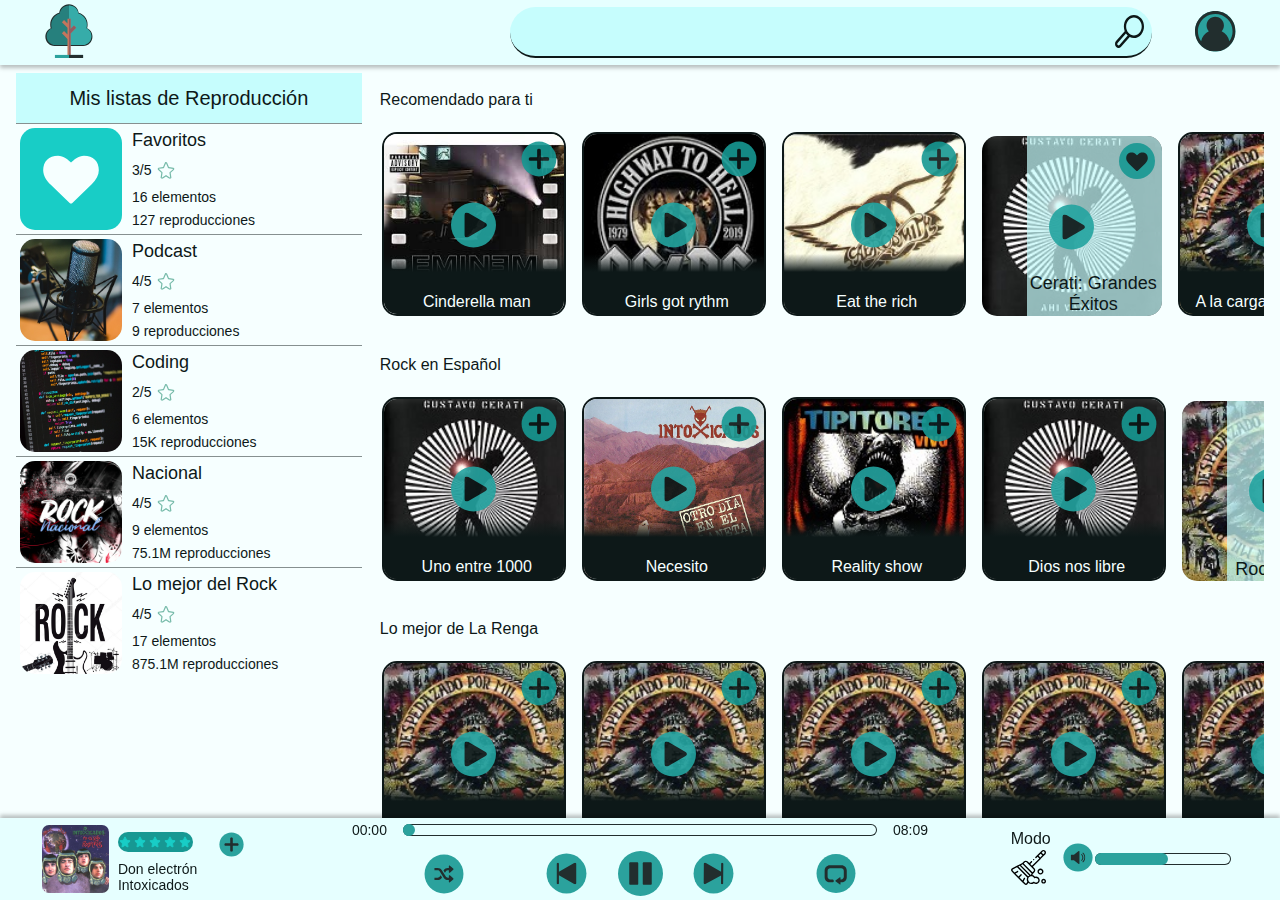
<file: html/index.html>
<!DOCTYPE html>
<html lang="en">

<head>
    <meta charset="UTF-8">
    <meta name="viewport" content="width=device-width, initial-scale=1.0">
    <title>Spoiler Five</title>
    <link rel="stylesheet" href="../css/master.css">
    <link rel="icon" href="../img/Iconos/Base/botones_armados/Logo.svg" type="image/png">
</head>

<body>
    <!-- Usar clases "only_mobile" y "only_desktop" cuando el elemento funciona SOLO para un modo.
        Estas clases se esconden con display:none en el formato opuesto -->
    <div class="popUpMenu oculto">
        <div class="imagenPopup">

        </div>
    </div>
    <!-- NavBar Mobile -->
    <nav class="only_mobile ef-drop_shadow_downwards">
        <!-- Button  Home -->
        <button class="js-button_to_home">
            <img src="../img/Iconos/Base/botones_armados/Logo.svg" alt="">
        </button>
        <!-- Button burger_menu -->
        <button id="burger_menu_button">
            <img src="../img/Iconos/Base/botones_armados/Button_Burger_Menu.svg" alt="">
        </button>
        <!-- Burger Menu (Normalmente Hidden) -->
        <nav id="burger_menu" class="ef-drop_shadow_right">
            <!-- Logo para ir a Home -->
            <button class="js-button_to_home">
                <img src="../img/Iconos/Base/botones_armados/Logo.svg" alt="">
            </button>
            <!-- Botón cerrar -->
            <button id="burger_menu_cerrar">
                <img src="../img/Iconos/Base/close.svg" alt="">
            </button>
            <!-- Otros links -->
            <a id="js-mobile-micuenta">
                Mi cuenta
            </a>
            <a id="js-link_to_favbar_mobile" href="#">
                Listas Guardadas
            </a>
            <a href="#">
                Notificaciones
            </a>
            <a href="#">
                Cambiar Modo
            </a>
            <a href="#">
                Ayuda
            </a>
        </nav>

        <!-- Input search -->
        <div class="tra-focus ef-solid_underline">
            <input type="text" id="js-input-search-mobile">
            <img src="../img/Iconos/Base/Icono_Buscar.svg" alt="">
        </div>
    </nav>

    <!-- NavBar Desktop -->
    <nav class="only_desktop ef-drop_shadow_downwards">
        <!-- Logo para ir a Home -->
        <button class="js-button_to_home">
            <img src="../img/Iconos/Base/botones_armados/Logo.svg" alt="">
        </button>
        <!-- Input search -->
        <div class="tra-focus ef-solid_underline">
            <input type="text" id="js-input-search">
            <img src="../img/Iconos/Base/Icono_Buscar.svg" alt="" id="js-search">
        </div>
        <!-- Button User -->
        <button id="js-menu-cuenta">
            <img src="../img/Iconos/Base/botones_armados/Button_User.svg" alt="">
        </button>

    </nav>


    <div class="seccion_central">
        <div class="only_desktop fav_bar" id="js-fav-Bar-contenido">
            <div>
                <p>Mis listas de Reproducci&oacuten</p>
            </div>
        </div>
        <div class="contenido_cargado_dinamicamente" id="js-contenido">
            
        </div>
    </div>

    <!-- Player Mobile -->
    <div class="player only_mobile ef-drop_shadow_upwards">

        <div class="cancion_actual">
            <button>
                <img src="../img/Iconos/Base/botones_armados/Button_Rate.svg" alt="">
            </button>

            <div>
                <p class="js-titulo-player"></p>
                <p class="js-autor-player"></p>
            </div>

            <button id="js-add-to-playlist-mobile">
                <img src="../img/Iconos/Base/botones_armados/Button_Add.svg" alt="">
            </button>
        </div>

        <div class="botones_reproducir">
            <button class="boton_lateral js-togglable_button">
                <img src="../img/Iconos/Base/botones_armados/Button_Shuffle.svg" alt="">
            </button>
            <button class="boton_pasar_cancion">
                <img src="../img/Iconos/Base/botones_armados/Button_Prev.svg" alt="">
            </button>
            <button class="boton_central js-togglable_button">
                <img src="../img/Iconos/Base/botones_armados/Button_Play.svg" alt="">
            </button>
            <button class="boton_pasar_cancion">
                <img src="../img/Iconos/Base/botones_armados/Button_Next.svg" alt="">
            </button>
            <button class="boton_lateral">
                <img src="../img/Iconos/Base/botones_armados/Button_Volume.svg" alt="">
            </button>
        </div>

    </div>

    <!-- Player Desktop  -->
    <div class="player only_desktop ef-drop_shadow_upwards">
        <!-- Info, opción de guardar y valoración de la canción actual -->
        <div class="seccion_lateral cancion_actual">
            <img id="js-caratula" class="imagen_cancion" alt="">
            <div class="text_current_song">
                <div class="song_option_bar">
                    <div class="rate_bar" id="js-player-rate-bar">

                    </div>

                    <button id="js-add-to-playlist-desktop">
                        <img src="../img/Iconos/Base/botones_armados/Button_Add.svg" alt="">
                    </button>
                </div>
                <p class="js-titulo-player"></p>
                <p class="js-autor-player"></p>
            </div>
        </div>

        <div class="panel_central">
            <!-- Barra de progreso de la canción -->
            <div class="progress_bar_cancion">
                <p id="js-time1"></p>
                <input id="js-slidertiempo" class="slider" type="range">
                <p id="js-time2"></p>
            </div>

            <!-- Botones Básicos de control de reproducción -->
            <div class="botones_reproducir">


                <button class="boton_lateral js-togglable_button">
                    <img src="../img/Iconos/Base/botones_armados/Button_Shuffle.svg" alt="">
                </button>
                <button class="boton_pasar_cancion">
                    <img src="../img/Iconos/Base/botones_armados/Button_Prev.svg" alt="">
                </button>
                <button class="boton_central js-togglable_button" id="js-play-pause">
                    <img src="../img/Iconos/Base/botones_armados/Button_Play(js_toggled).svg" alt="">
                </button>
                <button class="boton_pasar_cancion">
                    <img src="../img/Iconos/Base/botones_armados/Button_Next.svg" alt="">
                </button>
                <button class="boton_lateral js-togglable_button">
                    <img src="../img/Iconos/Base/botones_armados/Button_Repeat.svg" alt="">
                </button>
            </div>
        </div>
        <div class="seccion_lateral opciones_secundarias">
            <!-- Selección de Modo actual -->
            <div class="modo" id="js-select-modo">
                <p>Modo</p>
                <img src="../img/Iconos/Modo/escoba.svg" alt="">
            </div>
            <!-- Botón y barra de volumen -->
            <div class="volumen">
                <button class="js-togglable_button">
                    <img src="../img/Iconos/Base/botones_armados/Button_Volume.svg" alt="">
                </button>
                <!-- Slider para ajustar volumen (Sin funcionalidad) -->                
                <input class="slider" type="range" min="1" max="100" value="50">

            </div>
        </div>
    </div>

</body>
<script src="../js/musica_podcasts.js"></script>
<script src="../js/playlists.js"></script>
<script src="../js/player.js"></script>
<script src="../js/main.js"></script>

</html>
</file>
<file: css/master.css>
/* Para establecer y usar "Variables".

:root {
  --[var_name]: [value];
}

[selector]{
  [property]: var(--[var_name]);
}
*/

/* IMPORTANTE - No realizar cambios sobre clases con prefijo (como .ef-[clase], .tra-[clase], etc.).
  Esas clases son para asignar un comportamiento específico a elementos en general, para mantener así el atomic design */

:root {
  /* Tamaño fuentes */
  --Main_Input: 18px;
  --Main_Heading_1: 25px;
  --Main_Heading_2: 20px;
  --Main_Heading_3: 18px;
  --Main_Regular: 14px;
  --Main_Mobile_SongBar_Autor: 14px;
  /* Colores */
  --Main_Darker: #0D1818;
  --Main_Light: #18CDC6;
  --Main_Slightly_Dark: #23A4A0;
  --Main_Disabled: #77BBAA;
  --Main_Dark: #179893;
  --Error_Background: #444444;
  --Main_Light_2: #C6FDFD;
  --Main_Lighter: #E6FFFF;
  --Dorado_Premium: #EFB810;
  --Main_Lightest: #F6FFFF;
  --Urgente: #F54E4E;
  --Transparente: rgba(0, 0, 0, 0);
  --Lightest_Transparente: #F6FFFF7A;
  --Darker_Transparente: #0D18187A;
  --Burger_Menu_Item_Border: #0d181833;
  --Scrollbar_regular: #82CDCA;
  --Scrollbar_hover: #62ADAA;
  --Scrollbar_background: #D0E8E8;
}

/* Clases para aplicar efectos */

.ef-drop_shadow_downwards {
  box-shadow: 0px 3px 4px rgba(0, 0, 0, 0.25);
}

.ef-drop_shadow_upwards {
  box-shadow: 0px -3px 4px rgba(0, 0, 0, 0.25);
}

.ef-drop_shadow_right {
  box-shadow: 5px 0px 5px rgba(0, 0, 0, 0.4);
}

.ef-solid_underline {
  border-bottom: solid 2px;
}

/* Fin clases para aplicar efectos */

/*  */

/* Clases para transiciones básicas */

.tra-focus {
  transition: background-color .6s ease-out;
}

.tra-focus:focus {
  transition: background-color .6s ease-in;
}

.tra-hover {
  transition: background-color .6s ease-out;
}

.tra-hover:hover {
  transition: background-color .6s ease-in;
}

/* Fin clases para transiciones básicas */

/*  */

/**/

/**/

/**/

/**/

/**/

/**/

/* Selectores generales (Ignorando si es Mobile o Desktop) */

.js-visibility_hidden {
  visibility: hidden !important;
}

.js-display_none {
  display: none !important;
}

.js-upside_down {
  transform: rotate(180deg) !important;
}

thead td img.js-upside_down {
  margin-top: 0;
}

.Titulo-seccion {
  font-size: var(--Main_Heading_2);
}

body {
  color: var(--Main_Darker);
  background-color: var(--Main_Lightest);
  font-family: Roboto, -apple-system, BlinkMacSystemFont, 'Segoe UI', Oxygen, Ubuntu, Cantarell, 'Open Sans', 'Helvetica Neue', sans-serif;
  width: 100%;
  margin: 0;
  padding: 0;
}

input, textarea {
  border-radius: 75px;
  border: 0;
  background-color: var(--Transparente);
  font-size: var(--Main_Input);
}

input:focus, textarea:focus {
  /* background-color: var(--Main_Lightest); */
  background-color: var(--Transparente);
  border: 0;
  outline-style: none;
}

nav {
  z-index: 6;
  background-color: var(--Main_Lighter);
  margin: 0;
  padding: 5px 3.4%;
  width: 93.2%;
  position: fixed;
  top: 0;
  left: 0;
}

input.slider {
  -webkit-appearance: none;
  overflow-x: hidden;
  overflow-y: hidden;
  background-color: var(--Main_Lighter);
  border-radius: 500px;
  /* border: solid 1px var(--Main_Darker); */
  box-shadow: inset 0 0 0 1px var(--Main_Darker);
  width: 100%;
  height: 12px;
  opacity: .9;
  transition: opacity .4s ease-out;
}

input.slider:hover {
  opacity: 1;
  transition: opacity .2s ease-in;
}

input.slider::-webkit-slider-thumb {
  -webkit-appearance: none;
  width: 12px;
  height: 12px;
  border: solid 2px var(--Main_Dark);
  border-radius: 10px;
  background-color: var(--Main_Dark);
  box-shadow: -500006px 0 0 500000px var(--Main_Dark);
  transition: background-color .1s ease-out;
}

input.slider:hover::-webkit-slider-thumb {
  background-color: var(--Main_Light_2);
  transition: background-color .1s ease-in;
}

#player {
  background-color: var(--Main_Lighter);
  z-index: 5;
}

a {
  text-decoration: none;
  color: inherit;
}

a:visited {
  text-decoration: none;
  color: inherit;
}

button {
  padding: 0;
  margin: 0;
  border: 0;
  background-color: rgba(0, 0, 0, 0);
  transform: none;
  outline: none;
}

button:active {
  border: none;
  outline: none;
  transform: scale(.95);
  transition: transform .1s linear, opacity .2s ease-in;
}

img {
  width: 100%;
}

table {
  width: 100%;
}

tr, thead {
  display: flex;
  align-items: center;
  justify-content: space-around;
  margin: 0;
  padding: 0;
  flex-wrap: nowrap;
  width: 100%;
}

td {
  width: 100%;
  text-align: center;
  justify-content: center;
  border-right: 1px solid var(--Darker_Transparente);
  padding: 6px;
  /* padding-left: 0; */
  margin: 0;
}

thead td img {
  margin-top: 10px;
  height: 10px;
}

tr {
  background-color: var(--Main_Lighter);
  margin-bottom: 1px;
}

tr:nth-child(even) {
  background-color: var(--Main_Light_2);
}

thead tr {
  background-color: var(--Main_Slightly_Dark);
  color: var(--Main_Lightest);
}

thead tr td {
  border-color: var(--Lightest_Transparente);
}

thead>tr>td>img {
  width: var(--Main_Regular);
}

tr td:last-child {
  border: none;
}

.rate_bar {
  padding: 4px 0;
  display: flex;
  flex-direction: row;
  justify-content: space-around;
  align-items: center;
  background-color: var(--Main_Dark);
  border-radius: 5000px;
}

.rate_bar img {
  min-width: 12px;
  width: 12%;
}

.rate_bar.vertical_bar {
  flex-direction: column-reverse;
}

.seccion_central {
  padding: 0 8px;
  display: flex;
  justify-content: space-between;
  background-color: var(--Main_Lightest);
  /* background-color: red; */
  position: fixed;
  left: 0;
  width: calc(100% - 16px);
}

.seccion_central .fav_bar, .seccion_central .contenido_cargado_dinamicamente {
  overflow-y: scroll;
  z-index: 1;
  padding: 8px;
  /* background-color: blue; */
}

.seccion_central, .seccion_central .fav_bar, .seccion_central .contenido_cargado_dinamicamente {
  height: calc(100vh - 147px - 16px);
}

.popUpMenu{
  position: absolute;
  width: 100%;
  height: 100%;
  z-index: 6;
  background-color: var(--Darker_Transparente);
}
.oculto{
  display:none;
}
.blur{
  filter: blur(4px);
}
.popUpMenu>.imagenPopup{
  position:absolute;
  left: 40%;
  top:30%;
  width: 380px;
  height: 410px;
  /* background-image: url("../img/popups/popupFiltroOtros.png"); */
  background-repeat: no-repeat;
}
/* Inicio Cards */

.playlist_card, .individual_card {
  padding: 0;
  position: relative;
  border-radius: 15px;
  overflow: hidden;
  width: 150px;
  height: 150px;
}

.card_image {
  width: 100%;
}

.playlist_card button, .individual_card button {
  width: 20%;
  z-index: 0;
  position: absolute;
  top: 7px;
  right: 7px;
  /* opacity: .9; */
}

.playlist_card button:last-child, .individual_card button:last-child {
  width: 25%;
  left: 37.5%;
  top: 37.5%;
}

/* Fin Cards */

/* Inicio Playlist */

.playlist_card div {
  position: absolute;
  top: 0;
  right: 0;
  width: 75%;
  height: 200000px;
  background-color: var(--Main_Light_2);
  opacity: .7;
}

.playlist_card p {
  width: 75%;
  padding: 1px;
  margin: 0;
  text-align: center;
  font-size: var(--Main_Heading_3);
  position: absolute;
  max-height: 50px;
  overflow: hidden;
  bottom: 0;
  right: 0;
}

/* Inicio pantalla Playlist / Canción */

.playlist_page_data, .song_page_data {
  height: 260px;
  width: 100%;
  display: grid;
  overflow: hidden;
  grid-template: 70px 130px 10px 40px/200px 40px 1fr;
  margin-bottom: 25px;
  /* grid-template: 100px, 100px/200px 40px 1fr 28fr; */
  /* align-items: flex-start; */
  /* justify-content: space-between; */
}

.playlist_page_data .playlist_card p, .song_page_data .individual_card p {
  display: none;
}

.playlist_page_data .playlist_card, .song_page_data .individual_card {
  width: 200px;
  height: 200px;
  grid-area: 1/1/3/2;
  margin-right: 4px;
  border: none;
}

.playlist_page_data .rate_bar, .song_page_data .rate_bar {
  height: 40px;
  width: 200px;
  margin-right: 4px;
  grid-area: 4/1/5/2;
  /* width: 40px; */
}

.playlist_page_data .rate_bar img, .song_page_data .rate_bar img {
  width: 24px;
  /* perspective: 60px; */
  /* animation: rotar3d 3s linear infinite; */
}

@keyframes rotar3d {
  0% {
    transform: scale(1.1) rotate3d(0, 1, 0, 0deg);
  }
  50% {
    transform: scale(1.3) rotate3d(0, 1, 0, 180deg);
  }
  100% {
    transform: scale(1.1) rotate3d(0, 1, 0, 360deg);
  }
}

.playlist_page_data .rate_bar+p, .song_page_data .rate_bar+p {
  grid-area: 1/3/2/4;
  margin-top: 0;
  font-size: var(--Main_Heading_2);
}

.detalles_pagina {
  width: 1000000px;
  padding: 0;
  grid-area: 2/3/5/4;
  display: flex;
  flex-direction: column;
  align-items: flex-start;
  justify-content: flex-start;
}

.detalles_pagina p {
  padding: 0;
  margin: 0;
  margin-bottom: 3px;
}

.playlist_songs a:hover {
  text-decoration: underline;
}

.playlist_songs tr {
  display: flex;
  align-items: center;
  justify-content: flex-start;
}

.playlist_songs td {
  padding: 0 3px;
  display: flex;
  justify-content: center;
  align-items: center;
  text-align: center;
  min-height: 38px;
  height: auto;
  margin: 0;
  margin-bottom: 2px;
}

.playlist_songs td p {
  margin: 0;
}

.playlist_songs td button {
  min-width: 25px;
  width: 25px;
}

.playlist_songs tr td:nth-child(2) {
  width: 42%;
  /* background-color: blue; */
}

.playlist_songs tr td:nth-child(3), .playlist_songs tr td:last-child {
  width: 77px;
  /* background-color: red; */
}

.playlist_songs tr td:first-child {
  width: 50%;
  padding: 0 5px;
  /* flex-direction: row-reverse; */
}

.playlist_songs tbody tr td:first-child {
  justify-content: space-between;
}

/* Fin pantalla Playlist */

/* Fin Playlist */

/* Inicio Card individual */

.individual_card {
  border: 2px solid var(--Main_Darker);
}

.individual_card div {
  z-index: 1;
  position: absolute;
  bottom: 0;
  left: 0;
  width: 100%;
  height: 60px;
  background: -moz-linear-gradient(180deg, var(--Transparente) 0%, var(--Main_Darker) 30%, var(--Main_Darker) 100%);
  background: -webkit-linear-gradient(180deg, var(--Transparente) 0%, var(--Main_Darker) 30%, var(--Main_Darker) 100%);
  background: linear-gradient(180deg, var(--Transparente) 0%, var(--Main_Darker) 30%, var(--Main_Darker) 100%);
}

.individual_card p {
  width: 100%;
  z-index: 2;
  position: absolute;
  bottom: 0;
  left: 0;
  margin: 0;
  padding: 3px;
  text-align: center;
  color: var(--Main_Lightest);
}

/* Fin Card individual */

/* Inicio FavBar */

.fav_bar {
  width: 100%;
  display: flex;
  flex-direction: column;
  padding: 0;
  margin: 0;
}

.fav_bar div {
  position: relative;
  /* padding-left: calc(20% + 4px); */
  display: flex;
  flex-direction: column;
  justify-content: space-evenly;
  width: 100%;
  margin: 0;
  min-height: 110px;
  /* height: 20vh; */
  background-color: var(--Main_Lightest);
  border-top: 1px solid var(--Darker_Transparente);
  overflow-x: hidden;
  /* outline:solid 2px rgb(220, 220, 248); */
}

.fav_bar div:first-child {
  background-color: var(--Main_Light_2);
  border-top: none;
  min-height: 50px;
}

.fav_bar div img {
  position: absolute;
  padding: 0;
  margin: 0;
  top: 4px;
  left: 4px;
  height: calc(100% - 8px);
  width: auto;
  border-radius: 15px;
}

.fav_bar p {
  white-space: nowrap;
  /* padding-right: 0; */
  margin: 0;
  margin-left: 116px;
  padding: 0;
  font-size: var(--Main_Regular);
}

.fav_bar p img {
  width: 22px;
  position: relative;
  margin: 0;
  padding: 0;
}

.fav_bar div p:first-child {
  font-size: var(--Main_Heading_3);
}

.fav_bar div:first-child p {
  white-space: normal;
  margin: 3px 8px;
  text-align: center;
  align-self: center;
  font-size: var(--Main_Heading_2);
}

/* Fin FavBar */

/* Inicio pantalla Busqueda */

.resultados_busqueda {
  width: 100%;
  display: grid;
  grid-template-columns: repeat(auto-fill, minmax(160px, 1fr));
}

.resultados_busqueda .playlist_card, .resultados_busqueda .individual_card {
  grid-template-columns: repeat(auto-fill, minmax(160px, 1fr));
}

.TopBusqueda>input {
  display: none;
}

.TopBusqueda>label {
  background-color: var(--Main_Light_2);
  display: table-cell;
  font-size: var(--Main_Heading_2);
  width: 1%;
  text-align: center;
  border-color: var(--Main_Dark);
  border: 1px solid;
}

.resultados_busqueda .playlist_card, .resultados_busqueda .individual_card {
  margin: 10px;
  width: auto;
  max-width: 200px;
  height: auto;
  max-height: 200px;
}

/* Fin pantalla Busqueda */

/* Inicio Recomendaciones */

.categoria_recomendada {
  width: 100%;
  height: 222px;
  position: relative;
  display: flex;
  align-items: flex-end;
  justify-content: flex-start;
  flex-wrap: nowrap;
  padding-top: 25px;
  overflow-x: scroll;
  margin-bottom: 2%;
}

.categoria_recomendada .individual_card, .categoria_recomendada .playlist_card {
  width: 180px;
  height: 180px;
  flex-shrink: 0;
  margin: 4px;
  margin-right: 12px;
}

.categoria_recomendada :last-child {
  margin-right: 4px;
}

.categoria_recomendada p:first-child {
  position: absolute;
  top: 2px;
  left: 2px;
}

/* Fin Recomendaciones */

/* Inicio div últimas Valoraciones */

.ultimas_valoraciones {
  justify-self: center;
  /* height: 200px; */
  width: 100%;
  margin-top: 15px;
  /* background-color: blue; */
  display: flex;
  flex-wrap: wrap;
  align-items: center;
  justify-content: flex-start;
}

.ultimas_valoraciones .valoracion {
  margin: 5px;
  border-radius: 15px;
  height: 90px;
  width: 220px;
  /* max-width: calc(50% - 10px); */
  display: flex;
  flex-direction: column;
  align-items: center;
  justify-content: space-evenly;
  flex-shrink: 0;
  flex-grow: 0;
  background-color: var(--Main_Light_2);
}

.ultimas_valoraciones .valoracion .rate_bar {
  width: 120px;
  height: 24px;
  /* margin: 5%;W */
}

.ultimas_valoraciones .valoracion p {
  margin: 0;
}

/* Fin div últimas Valoraciones */

/* Inicio comentarios */

.container_comentarios {
  margin-top: 25px;
  width: 100%;
  background-color: var(--Main_Lightest);
  height: 700px;
  display: flex;
  /* justify-content: space-evenly; */
  flex-direction: column;
  align-items: center;
}

.container_comentar_input textarea {
  font-family: inherit;
  font-size: var(--Main_Input);
  margin: 15px;
  /* background-color: green; */
  max-width: 700px;
  /* padding: 7px; */
  width: calc(100% - 18px);
  min-height: 45px;
  height: auto;
  border-radius: 15px;
  resize: none;
  outline: none;
}

.container_comentar_input {
  position: relative;
  max-width: 700px;
  /* padding: 7px; */
  padding-right: 7px;
  width: 90%;
  min-height: 45px;
  border-radius: 15px;
  background-color: var(--Main_Light_2);
}

.container_comentar_input:focus-within {
  background-color: var(--Main_Lighter);
}

.container_comentar_input button {
  position: absolute;
  bottom: 10px;
  right: 10px;
  width: 25px;
}

.comentario {
  margin: 15px;
  background-color: var(--Main_Light_2);
  max-width: 700px;
  width: 90%;
  padding: 7px;
  display: flex;
  flex-direction: column;
  justify-content: space-evenly;
  align-items: flex-start;
  /* height: 150px; */
  border-radius: 15px;
}

/* Fin comentarios */

/* Inicio Scrollbar (en toda la versión desktop) */

::-webkit-scrollbar {
  width: 10px;
  height: 10px;
}

/* Track (Barra de total de la página) */

::-webkit-scrollbar-track {
  border-radius: 10px;
  background: var(--Scrollbar_background);
  margin: 10px 0;
}

/* Handle (Barra de la parte de la página mostrada ahora) */

::-webkit-scrollbar-thumb {
  border-radius: 10px;
  background: var(--Scrollbar_regular);
}

/* Handle en hover */

::-webkit-scrollbar-thumb:hover {
  background: var(--Scrollbar_hover);
}

/* Fin Scrollbar */

/* Fin de selectores generales */

/*  */

/* Modo Mobile */

@media only screen and (max-width: 720px), (max-height: 480px) {
  .only_desktop {
    display: none;
  }
  /* Inicio Basic Layout */
  /* Inicio NavBar */
  nav.only_mobile {
    display: flex;
    /* grid-template-columns: 92.2% 7.8%; */
    justify-content: space-around;
  }
  nav * {
    padding: 0;
    margin: 0;
  }
  .popUpMenu>.imagenPopup{
    left:20%;
  }
  nav.only_mobile div {
    position: relative;
    border-radius: 75px;
    border-color: var(--Main_Darker);
    width: 65%;
    background-color: var(--Main_Light_2);
    display: flex;
    align-items: center;
  }
  nav div:focus-within {
    background-color: var(--Main_Lightest);
  }
  nav div img {
    position: absolute;
    right: 3.23%;
    top: 19.5%;
    width: 22.95px;
  }
  nav div input {
    width: 100%;
    padding: 5px;
    padding-right: 27.95px;
  }
  nav button {
    width: 40.5px;
  }
  /* Inicio Burger Menu */
  #burger_menu {
    z-index: 1;
    position: fixed;
    top: 0;
    left: -101%;
    transition: left .6s ease-in;
    min-width: 75vw;
    max-width: 75vw;
    min-width: 150px;
    height: 100vh;
    overflow-x: hidden;
    display: flex;
    flex-direction: column;
    flex-wrap: nowrap;
    align-items: center;
    justify-content: flex-start;
    font-size: var(--Main_Heading_2);
  }
  /* Inicio Transiciones (abrir/cerrar) */
  #burger_menu_button:focus+#burger_menu {
    left: 0;
    transition: left .6s ease-out;
  }
  #burger_menu_cerrar:focus~#burger_menu {
    left: -101%;
    transition: left .6s ease-in;
  }
  /* Fin Transiciones */
  #burger_menu_cerrar {
    position: absolute;
    top: 20px;
    right: 20px;
    max-width: 11%;
    min-width: 15px;
  }
  #burger_menu a {
    line-height: 8.9vh;
    min-height: 8.9vh;
    /* min-height: 25px; */
    width: 100%;
    text-align: center;
    border-top: solid var(--Burger_Menu_Item_Border) 1px;
  }
  #burger_menu a:last-child {
    border-bottom: solid var(--Burger_Menu_Item_Border) 1px;
  }
  #burger_menu button:first-child {
    margin-top: 7.1vh;
    margin-bottom: 8.8vh;
    border: none;
    max-width: 100%;
    width: 150px;
  }
  /* Fin Burger Menu */
  /*  */
  /* Fin NavBar */
  /*  */
  /* Inicio Player */
  /*  */
  /* Inicio Controller Player */
  .player {
    z-index: 5;
    width: 100%;
    position: fixed;
    bottom: 0;
    left: 0;
  }
  .player.only_mobile .botones_reproducir {
    position: relative;
    height: 50px;
    /* min-height: 12.1655vw; */
    display: flex;
    align-items: center;
    justify-content: center;
    bottom: 0;
  }
  .player.only_mobile .botones_reproducir button.boton_central {
    width: 38px;
    margin: 6px 0;
  }
  .player.only_mobile .botones_reproducir button.boton_pasar_cancion {
    width: 31px;
    margin: auto 6.5693vw;
  }
  .player.only_mobile .botones_reproducir button.boton_lateral {
    width: 34px;
    margin: auto 4.8662vw;
  }
  /* Fin Controller Player */
  /*  */
  /* Inicio Canción Actual*/
  .player.only_mobile .cancion_actual {
    z-index: 5;
    /* position: absolute; */
    bottom: 50px;
    left: 0;
    width: 100%;
    height: 41px;
    display: flex;
    align-items: center;
    justify-content: space-between;
  }
  .player.only_mobile .cancion_actual div {
    overflow: hidden;
    display: flex;
    flex-direction: column;
    align-items: center;
    justify-content: center;
    white-space: nowrap;
  }
  .player .cancion_actual div p {
    font-size: var(--Main_Regular);
    text-align: center;
    margin: 0;
    width: 58.3942vw;
  }
  .player .cancion_actual div p:last-child {
    font-size: var(--Main_Mobile_SongBar_Autor);
    margin-bottom: 2px;
  }
  .player .cancion_actual button {
    width: 30px;
    margin: 6px 2px;
  }
  .player .cancion_actual button:first-child {
    width: 30px;
    margin-left: 21px;
  }
  .player .cancion_actual button:last-child {
    margin-right: 21px;
  }
  /* Fin Canción Actual*/
  /*  */
  /* Fin Player */
  /*  */
  /* Fin Basic Layout */
  .seccion_central {
    top: 55px;
    margin: 0;
    width: 100%;
    overflow: hidden;
    padding: 0;
    height: calc(100vh - 147px);
  }
  .seccion_central .contenido_cargado_dinamicamente {
    width: 100%;
    margin: 0;
    /* padding: 0; */
    height: calc(100vh - 147px);
  }
  /* Inicio FavBar */

  .only_mobile.fav_bar{
    width: calc(100%-16px);
    height: 100%;
    overflow: hidden;
    padding: 0;
    height: auto;
    padding-bottom: 10px;
  }

  /* Fin FavBar */
  /*  */
  /* Inicio página Playlist */
  .playlist_page_data, .song_page_data {
    height: 170px;
    width: 100%;
    display: grid;
    overflow: hidden;
    grid-template: 26px 94px 10px 24px/120px 24px 1fr;
    margin-bottom: 25px;
    /* grid-template: 100px, 100px/200px 40px 1fr 28fr; */
    /* align-items: flex-start; */
    /* justify-content: space-between; */
  }
  .playlist_page_data .rate_bar, .song_page_data .rate_bar {
    height: 24px;
    width: 112px;
    margin: 4px;
    grid-area: 4/1/5/2;
  }
  .playlist_page_data .rate_bar img, .song_page_data .rate_bar img {
    width: 14px;
  }
  .playlist_page_data .playlist_card, .song_page_data .individual_card {
    height: 120px;
    width: 120px;
  }
  .playlist_page_data .playlist_card .card_image, .song_page_data .individual_card .card_image {
    width: 120px;
  }
  .playlist_songs tr td {
    word-wrap: break-word;
  }
  .playlist_songs tr td:nth-child(2) {
    width: 42%;
    /* max-width: 55px; */
    /* background-color: blue; */
  }
  .playlist_songs tr td:nth-child(3), .playlist_songs tr td:last-child {
    width: 60px;
    /* background-color: red; */
  }
  .playlist_songs tr td:first-child {
    width: 50%;
    /* max-width: 70px; */
    /* background-color: green; */
  }
  /* Fin página Playlist */
  /*  */
  /* Inicio Recomendadas */
  .categoria_recomendada {
    height: 152px;
  }
  .categoria_recomendada .individual_card, .categoria_recomendada .playlist_card {
    width: 110px;
    height: 110px;
  }
  /* Fin Recomendadas */
}

/* Fin Modo Mobile */

/* Modo Desktop */

@media only screen and (min-width:721px) and (min-height:481px) {
  .only_mobile {
    display: none;
  }
  button {
    opacity: .9;
    transition: transform .1s linear, opacity .2s ease-out;
  }
  button:hover {
    opacity: 1;
    transition: transform .1s linear, opacity .2s ease-in;
  }
  /*  */
  /* Inicio NavBar */
  nav.only_desktop {
    /* position: relative; */
    min-height: 8.49vh;
    min-height: 55px;
    display: flex;
    align-items: center;
    justify-content: flex-end;
  }
  nav button:first-child {
    /* justify-self: flex-start; */
    position: absolute;
    /* top: 9px; */
    left: 43px;
    width: 52px;
  }
  nav button:last-child {
    margin-left: 43px;
    width: 41px;
  }
  nav.only_desktop div {
    border-radius: 75px;
    border-color: var(--Main_Darker);
    background-color: var(--Main_Light_2);
    display: flex;
    align-items: center;
    justify-content: space-around;
    max-width: 597px;
    max-width: 62vw;
    height: 49px;
  }
  nav div:focus-within {
    background-color: var(--Main_Lightest);
  }
  nav div img {
    max-width: 29px;
    padding-right: 8px;
  }
  nav div input {
    font-size: var(--Main_Input);
    padding: 15px;
    padding-right: 59px;
    width: 543px;
    height: 49px;
  }
  /* Fin NavBar */
  /*  */
  /* Inicio Player */
  /*  */
  /* Inicio Canción Actual */
  .player.only_desktop {
    background-color: var(--Main_Lighter);
    position: fixed;
    bottom: 0;
    left: 0;
    width: 100%;
    height: 82px;
    display: flex;
    align-items: center;
    justify-content: space-evenly;
  }
  .player .seccion_lateral {
    position: relative;
    min-width: 200px;
    width: 19.7%;
    height: 67.5px;
    padding: 7.5px 0;
    margin: 0 1%;
    display: flex;
    align-items: flex-start;
    justify-content: space-between;
    /* background-color: lawngreen; */
  }
  .cancion_actual .imagen_cancion {
    z-index: 1;
    max-width: 67.5px;
    border-radius: 7px;
  }
  .cancion_actual .song_option_bar {
    width: 50%;
    display: flex;
    align-items: flex-start;
    justify-content: space-between;
  }
  .cancion_actual .rate_bar {
    width: 75px;
    margin-bottom: 9px;
    /* margin-right: 5px; */
  }
  .cancion_actual button {
    width: 25px;
  }
  .cancion_actual {
    overflow: hidden;
    text-overflow: ellipsis;
  }
  .cancion_actual .text_current_song {
    width: 100%;
    position: absolute;
    bottom: 7px;
    left: 76px;
    display: flex;
    flex-direction: column;
    justify-content: flex-end;
    align-items: flex-start;
    white-space: nowrap;
  }
  .progress_bar_cancion p {
    font-size: var(--Main_Mobile_SongBar_Autor);
  }
  .cancion_actual .text_current_song p {
    font-size: var(--Main_Mobile_SongBar_Autor);
    margin: 0;
  }
  /* Fin Canción Actual */
  /*  */
  /* Inicio Controller */
  .player.only_desktop .panel_central {
    min-width: 250px;
    width: 47.5%;
    height: 82px;
    display: flex;
    align-items: center;
    flex-wrap: wrap;
    /* background-color: red; */
  }
  /* Inicio progress bar canción */
  .player.only_desktop .progress_bar_cancion {
    padding-top: 6px;
    width: 100%;
    display: flex;
    justify-content: space-evenly;
    align-items: center;
    flex-wrap: nowrap;
    margin: 0;
    padding: 0;
  }
  .player.only_desktop .progress_bar_cancion p {
    margin: 0;
    padding: 0;
  }
  .player.only_desktop .panel_central input {
    width: 78%;
    margin: 6px 0;
  }
  .player .panel_central input {
    height: 12px;
    border-radius: 5000px;
  }
  /* .player .panel_central progress::-webkit-progress-bar {
    background-color: var(--Main_Lighter);
    border: solid var(--Main_Darker) 1px;
    border-radius: 5000px;
  }
  .player.only_desktop .panel_central progress::-webkit-progress-value {
    border-radius: 50px;
    z-index: 1;
    margin-top: -1px;
    margin-left: -1px;
    border: 1px solid var(--Main_Dark);
    height: 12px;
    background: var(--Main_Dark);
  } */
  .player.only_desktop .botones_reproducir {
    position: relative;
    height: 66px;
    /* min-height: 12.1655vw; */
    display: flex;
    align-items: center;
    justify-content: center;
  }
  /* Fin progress bar canción */
  /*  */
  /* Inicio botones reproducir */
  .player.only_desktop .botones_reproducir {
    width: 100%;
  }
  .player.only_desktop .botones_reproducir button.boton_central {
    width: 45px;
    margin: auto 2.77%;
  }
  .player.only_desktop .botones_reproducir button.boton_pasar_cancion {
    width: 41px;
    margin: auto 2.18%;
  }
  .player.only_desktop .botones_reproducir button.boton_lateral {
    width: 40px;
  }
  .player.only_desktop .botones_reproducir button.boton_lateral:first-child {
    margin-right: 11.37%;
  }
  .player.only_desktop .botones_reproducir button.boton_lateral:last-child {
    margin-left: 11.37%;
  }
  /* Fin botones reproducir */
  /*  */
  /* Fin Controller */
  /*  */
  /* Inicio opciones secundarias */
  .player.only_desktop .opciones_secundarias {
    display: flex;
    justify-content: space-around;
    align-items: center;
  }
  .player.only_desktop .modo {
    /* justify-content: center; */
    /* align-items: center; */
    width: 35%;
    max-width: 35px;
    margin: 14px;
    padding: 10px 0;
  }
  .player.only_desktop .volumen {
    display: flex;
    align-items: center;
    justify-content: center;
  }
  .player .volumen progress {
    /* border: 1px solid var(--Main_Darker); */
    height: 8px;
    border-radius: 5000px;
    /* overflow: hidden; */
  }
  .player.only_desktop .volumen progress::-webkit-progress-bar {
    background-color: var(--Main_Lighter);
    border: solid var(--Main_Darker) 1px;
    border-radius: 5000px;
  }
  .player.only_desktop .volumen progress::-webkit-progress-value {
    border-radius: 50px;
    z-index: 1;
    margin-top: -1px;
    margin-left: -1px;
    border: 1px solid var(--Main_Dark);
    height: 8px;
    background: var(--Main_Dark);
  }
  .player.only_desktop .modo * {
    margin: 1px 6px;
  }
  /* Fin opciones secundarias */
  /*  */
  /* Fin Player */
  /*  */
  /* Inicio Sección central */
  .seccion_central {
    top: 65px;
  }
  .contenido_cargado_dinamicamente {
    width: 71%;
    margin: 0;
  }
  .fav_bar {
    margin: 0;
    width: 27.7%;
  }
  /* Fin Sección central */
  /*  */
  /* Inicio páginas cargadas dinámicamente */
  /*  */
  /* Inicio página Playlist */
  .playlist_songs tbody tr {
    opacity: .85;
    transition: opacity .2s ease-out;
  }
  .playlist_songs tbody tr td button {
    opacity: 0;
  }
  .playlist_songs tbody tr:hover {
    opacity: 1;
    transition: opacity .2s ease-in;
  }
  .playlist_songs tbody tr:hover td button {
    opacity: 1;
  }
  /* Fin página Playlist */
}

/* Fin Modo Desktop */
</file>
